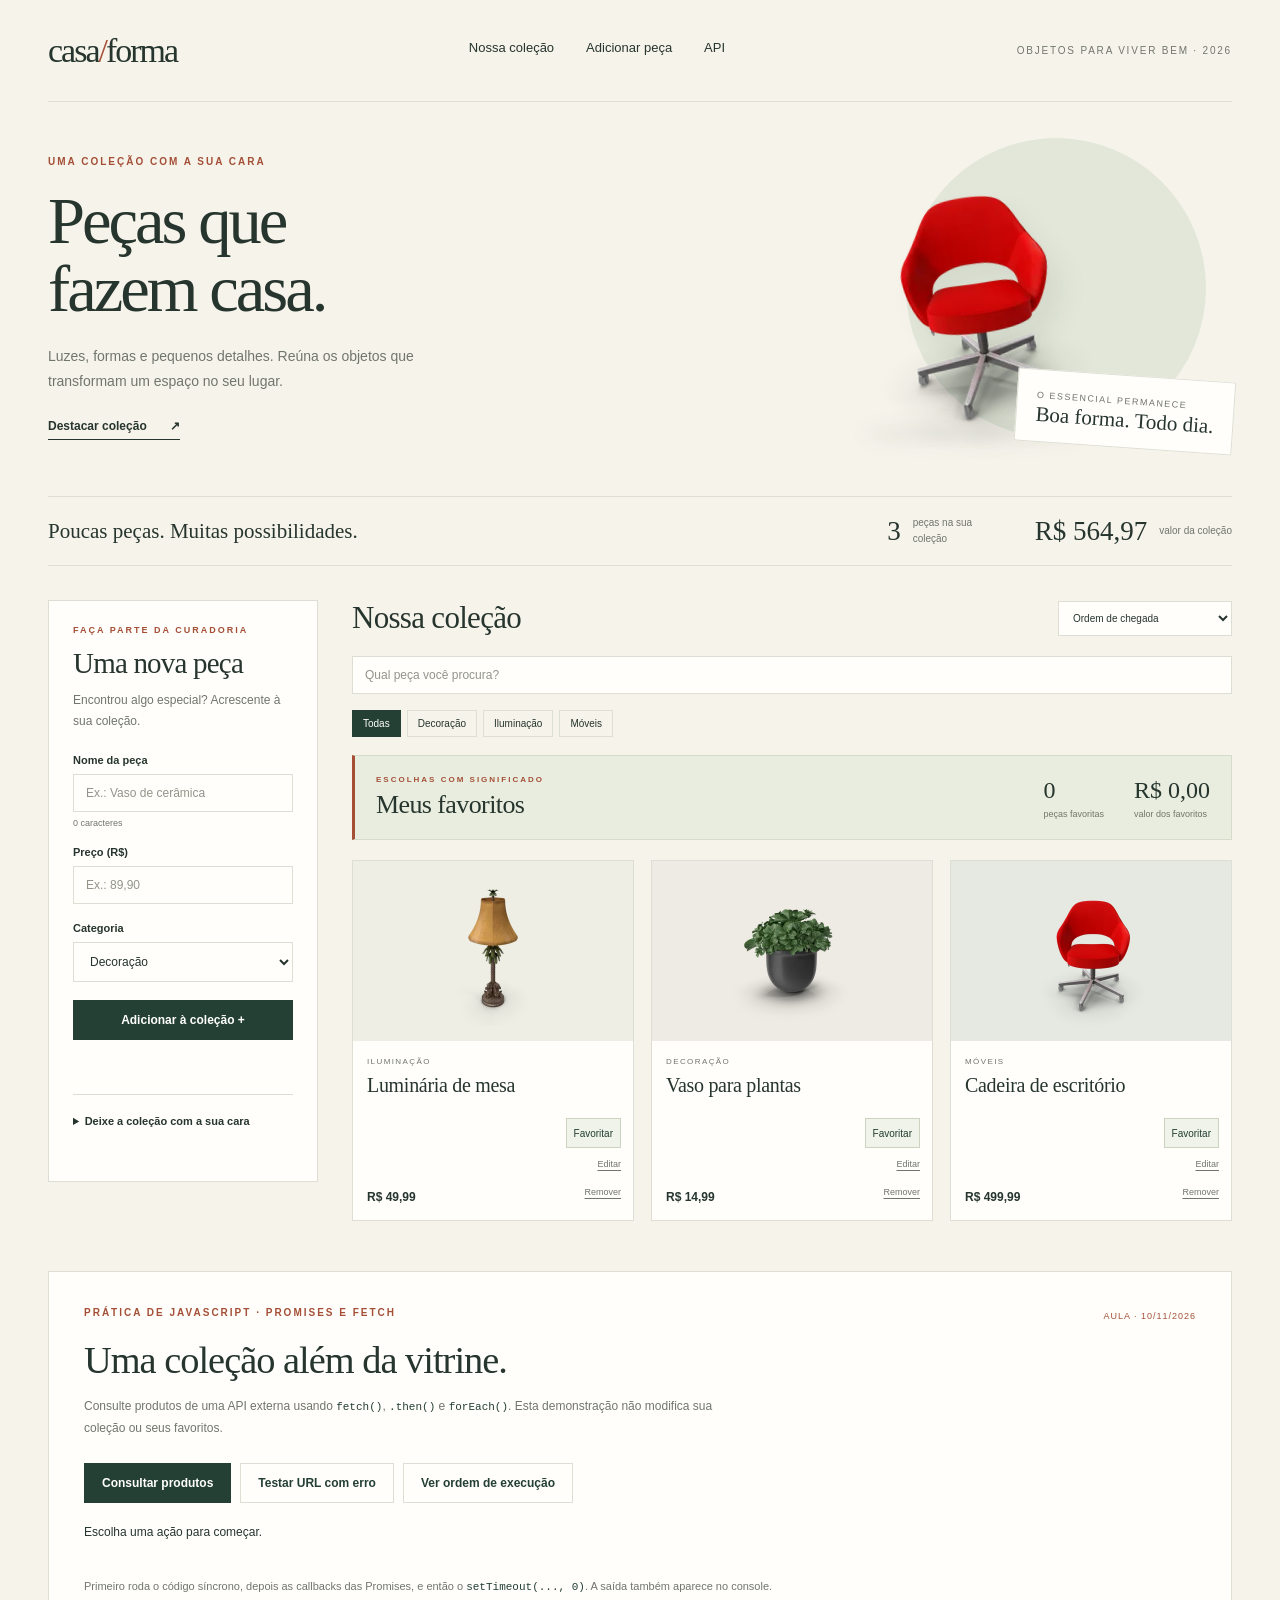
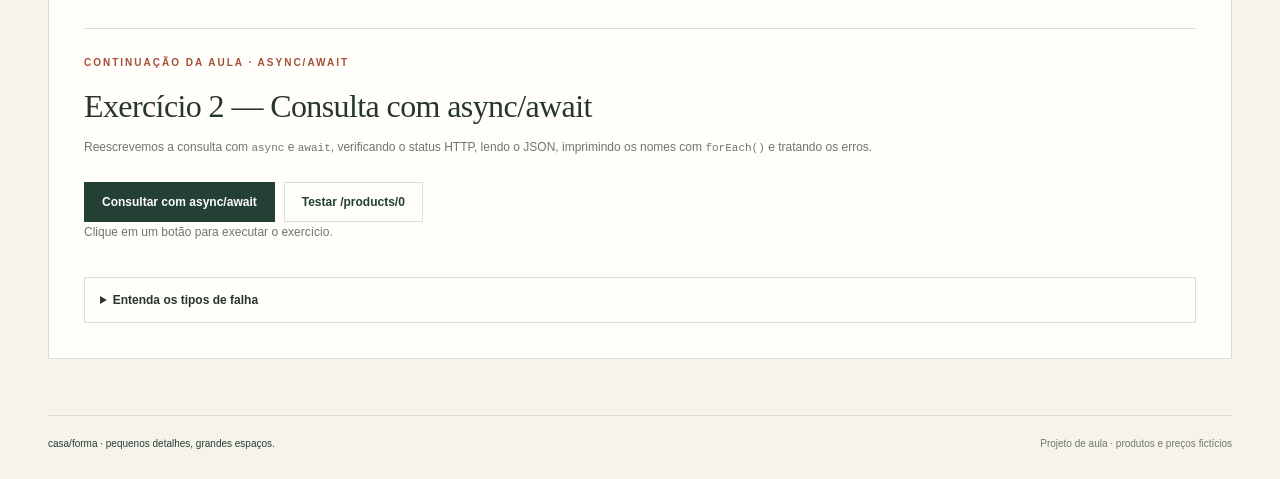
<file: index.html>
<!doctype html>
<html lang="pt-BR">
<head>
  <meta charset="UTF-8">
  <meta name="viewport" content="width=device-width, initial-scale=1">
  <meta http-equiv="refresh" content="0; url=./casa-forma-validacoes/projeto/">
  <title>Casa Forma — projeto atualizado</title>
  <link rel="canonical" href="./casa-forma-validacoes/projeto/">
</head>
<body>
  <p>Você será redirecionado para o projeto atualizado Casa Forma.</p>
  <p><a href="./casa-forma-validacoes/projeto/">Abrir Casa Forma</a></p>
</body>
</html>
</file>
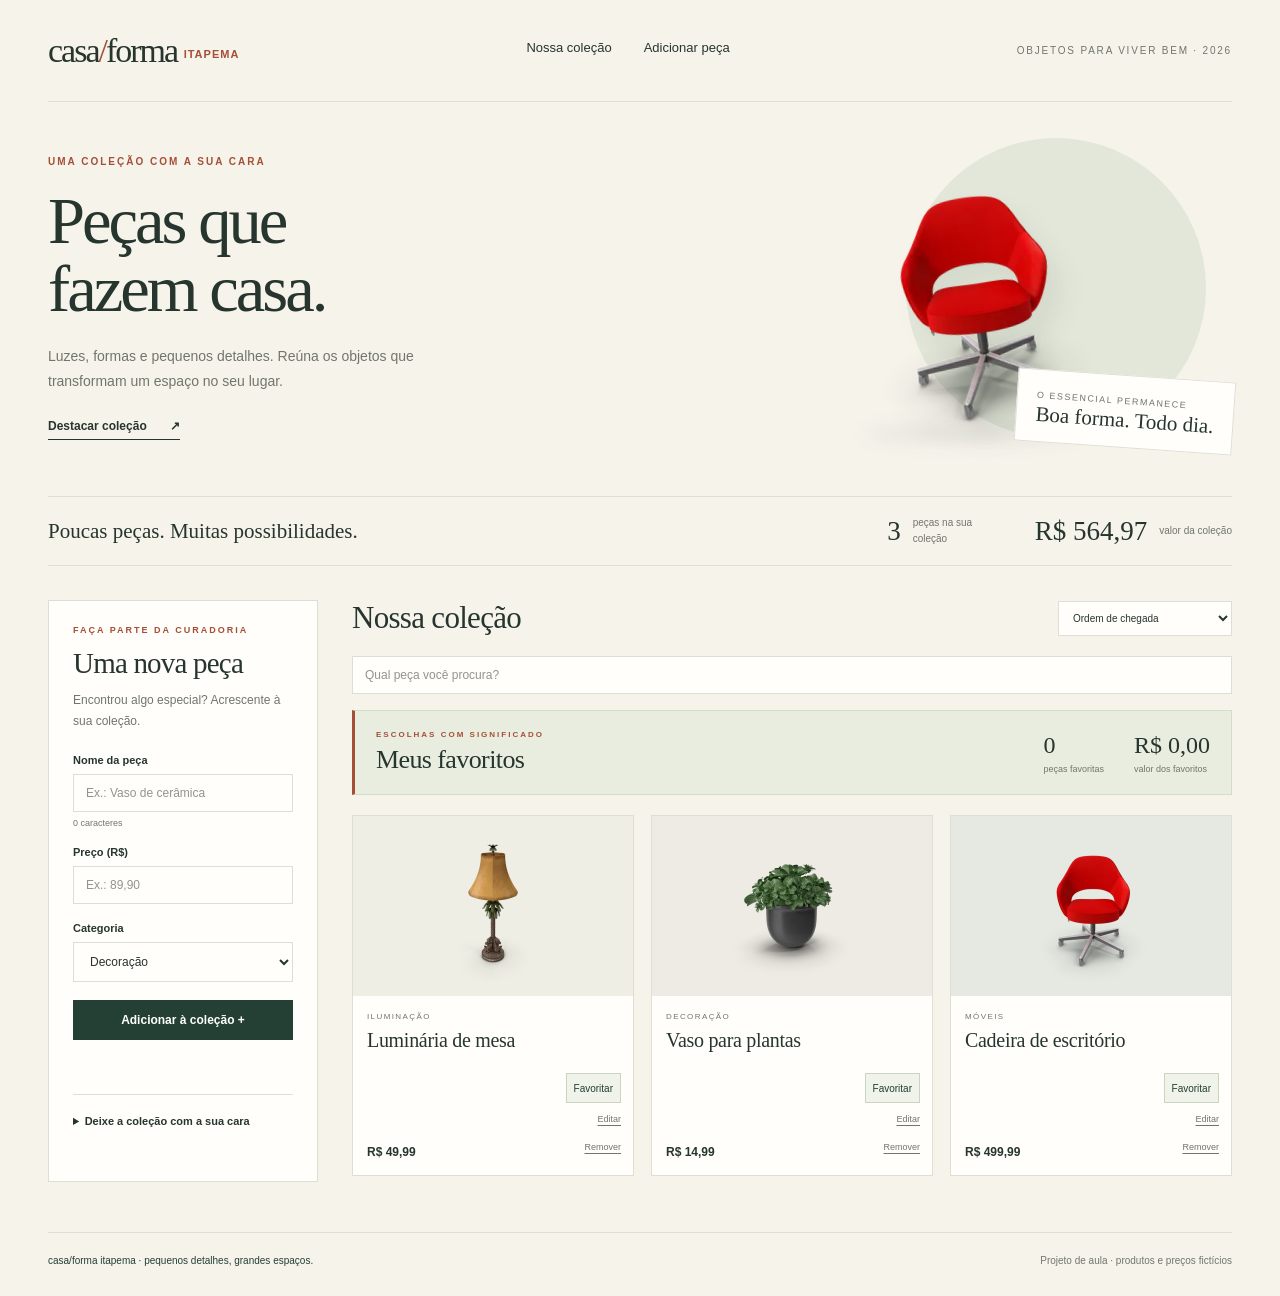
<file: casaformaitapema/index.html>
<!DOCTYPE html>
<html lang="pt-BR">
<head>
  <meta charset="UTF-8">
  <meta name="viewport" content="width=device-width, initial-scale=1">
  <meta name="description" content="Casa Forma Itapema — uma coleção de móveis, luzes e objetos para fazer casa.">
  <title>Casa Forma Itapema — nossa coleção</title>
  <link rel="icon" href="../casa-forma-validacoes/projeto/assets/marca.svg" type="image/svg+xml">
  <link rel="stylesheet" href="../casa-forma-validacoes/projeto/styles.css">
  <link rel="stylesheet" href="../casa-forma-validacoes/projeto/favoritos.css">
  <style>.marca .marca-local { font: 600 11px/1.2 "Avenir Next", "Trebuchet MS", sans-serif; letter-spacing: 1px; text-transform: uppercase; vertical-align: middle; white-space: nowrap; }</style>
  <script src="script.js?v=20261109-casaformaitapema" defer></script>
</head>
<body>
  <a class="pular" href="#colecao">Ir para a coleção</a>
  <div class="limite">
    <header class="cabecalho">
      <a class="marca" href="#inicio" aria-label="Casa Forma Itapema, início">casa<span>/</span>forma <span class="marca-local">Itapema</span></a>
      <nav class="navegacao" aria-label="Navegação principal">
        <a href="#colecao">Nossa coleção</a>
        <a href="#novo-produto">Adicionar peça</a>
      </nav>
      <span class="edicao">Objetos para viver bem · 2026</span>
    </header>

    <main id="inicio">
      <section class="hero" aria-labelledby="titulo">
        <div>
          <p class="sobretitulo">Uma coleção com a sua cara</p>
          <h1 id="titulo">Peças que<br>fazem casa.</h1>
          <p class="hero-descricao">Luzes, formas e pequenos detalhes. Reúna os objetos que transformam um espaço no seu lugar.</p>
          <button id="alternar-destaque" class="link-acao" type="button">Destacar coleção <span aria-hidden="true">↗</span></button>
        </div>
        <figure class="hero-objeto">
          <img src="../casa-forma-validacoes/projeto/assets/cadeira.webp" alt="Cadeira estofada com base de metal" width="330" height="300">
          <figcaption class="etiqueta"><small>O essencial permanece</small><strong>Boa forma. Todo dia.</strong></figcaption>
        </figure>
      </section>

      <section class="resumo" aria-label="Resumo da coleção">
        <p class="resumo-frase">Poucas peças. Muitas possibilidades.</p>
        <div class="resumo-numeros">
          <div class="numero"><strong id="quantidade">3</strong><small>peças na sua coleção</small></div>
          <div class="numero"><strong id="total">R$ 564,97</strong><small>valor da coleção</small></div>
        </div>
      </section>

      <div class="area-trabalho">
        <aside class="painel" id="novo-produto">
          <p class="sobretitulo">Faça parte da curadoria</p>
          <h2 id="titulo-formulario">Uma nova peça</h2>
          <p class="texto-apoio">Encontrou algo especial? Acrescente à sua coleção.</p>

          <form id="formulario" novalidate>
            <div class="campo">
              <label for="nome">Nome da peça</label>
              <input id="nome" name="nome" type="text" placeholder="Ex.: Vaso de cerâmica" required minlength="2"
                aria-describedby="contador-nome">
              <small id="contador-nome">0 caracteres</small>
            </div>
            <div class="campo">
              <label for="preco">Preço (R$)</label>
              <input id="preco" name="preco" type="number" min="0.01" step="any" placeholder="Ex.: 89,90" required>
            </div>
            <div class="campo">
              <label for="categoria">Categoria</label>
              <select id="categoria" name="categoria">
                <option value="Decoração">Decoração</option>
                <option value="Iluminação">Iluminação</option>
                <option value="Móveis">Móveis</option>
              </select>
            </div>
            <button id="salvar-produto" class="botao botao-largo" type="submit">Adicionar à coleção <span
                aria-hidden="true">+</span></button>
            <button id="cancelar-edicao" class="link-acao" type="button" hidden>Cancelar edição</button>
          </form>
          <p id="mensagem" class="mensagem" role="status"></p>

          <details class="personalizacao">
            <summary>Deixe a coleção com a sua cara</summary>
            <div class="campo">
              <label for="novo-titulo">Título da coleção</label>
              <input id="novo-titulo" type="text" placeholder="Ex.: Meu próximo cantinho">
            </div>
            <button id="alterar-titulo" class="botao botao-secundario botao-largo" type="button">Atualizar título</button>
            <p id="mensagem-titulo" class="mensagem" role="status"></p>
          </details>
          <p id="mensagem-armazenamento" class="mensagem" role="status" aria-live="polite"></p>
        </aside>

        <section class="colecao" id="colecao" aria-labelledby="titulo-colecao">
          <div class="colecao-cabecalho">
            <h2 id="titulo-colecao">Nossa coleção</h2>
            <label class="edicao" for="ordem" hidden>Ordenar</label>
            <select id="ordem" class="ordenacao" aria-label="Ordenar coleção">
              <option value="original">Ordem de chegada</option>
              <option value="crescente">Menor preço primeiro</option>
              <option value="decrescente">Maior preço primeiro</option>
              <option value="nome">Nome de A a Z</option>
            </select>
          </div>

          <div id="area-busca">
            <div class="busca"><input id="busca" type="search" aria-label="Buscar peça pelo nome"
                placeholder="Qual peça você procura?"></div>
            <div id="filtros-categoria" class="filtros" aria-label="Filtrar por categoria" hidden>
              <button class="filtro ativo" type="button" data-categoria="Todas" aria-pressed="true">Todas</button>
              <button class="filtro" type="button" data-categoria="Decoração" aria-pressed="false">Decoração</button>
              <button class="filtro" type="button" data-categoria="Iluminação" aria-pressed="false">Iluminação</button>
              <button class="filtro" type="button" data-categoria="Móveis" aria-pressed="false">Móveis</button>
            </div>
          </div>

          <section class="resumo-favoritos" aria-labelledby="titulo-favoritos">
            <div class="resumo-favoritos-titulo">
              <p class="sobretitulo">Escolhas com significado</p>
              <h3 id="titulo-favoritos">Meus favoritos</h3>
            </div>
            <div class="resumo-favoritos-numeros" aria-live="polite" aria-atomic="true">
              <div><strong id="quantidade-favoritos">0</strong><span>peças favoritas</span></div>
              <div id="resumo-valor-favoritos" hidden><strong id="total-favoritos">R$ 0,00</strong><span>valor dos favoritos</span></div>
            </div>
          </section>

          <ul id="lista-produtos" class="lista-produtos">
            <li class="produto" data-id="1">
              <img class="produto-imagem" src="../casa-forma-validacoes/projeto/assets/luminaria.webp" alt="Luminária de mesa" width="240" height="180">
              <p class="produto-categoria">Iluminação</p><h3 class="produto-nome">Luminária de mesa</h3>
              <p class="produto-preco">R$ 49,99</p><div class="produto-acoes"><button class="acao-produto" type="button" data-id="1">Remover</button></div>
            </li>
            <li class="produto" data-id="2">
              <img class="produto-imagem" src="../casa-forma-validacoes/projeto/assets/vaso.webp" alt="Vaso para plantas" width="240" height="180">
              <p class="produto-categoria">Decoração</p><h3 class="produto-nome">Vaso para plantas</h3>
              <p class="produto-preco">R$ 14,99</p><div class="produto-acoes"><button class="acao-produto" type="button" data-id="2">Remover</button></div>
            </li>
            <li class="produto" data-id="3">
              <img class="produto-imagem" src="../casa-forma-validacoes/projeto/assets/cadeira.webp" alt="Cadeira de escritório" width="240" height="180">
              <p class="produto-categoria">Móveis</p><h3 class="produto-nome">Cadeira de escritório</h3>
              <p class="produto-preco">R$ 499,99</p><div class="produto-acoes"><button class="acao-produto" type="button" data-id="3">Remover</button></div>
            </li>
          </ul>
          <p id="aviso-vazio" class="aviso-vazio" role="status" aria-live="polite" hidden>Sua próxima descoberta começa aqui.</p>

        </section>
      </div>
    </main>
    <footer class="rodape"><strong>casa/forma itapema · pequenos detalhes, grandes espaços.</strong><span>Projeto de aula · produtos e preços fictícios</span></footer>
  </div>
</body>
</html>
</file>
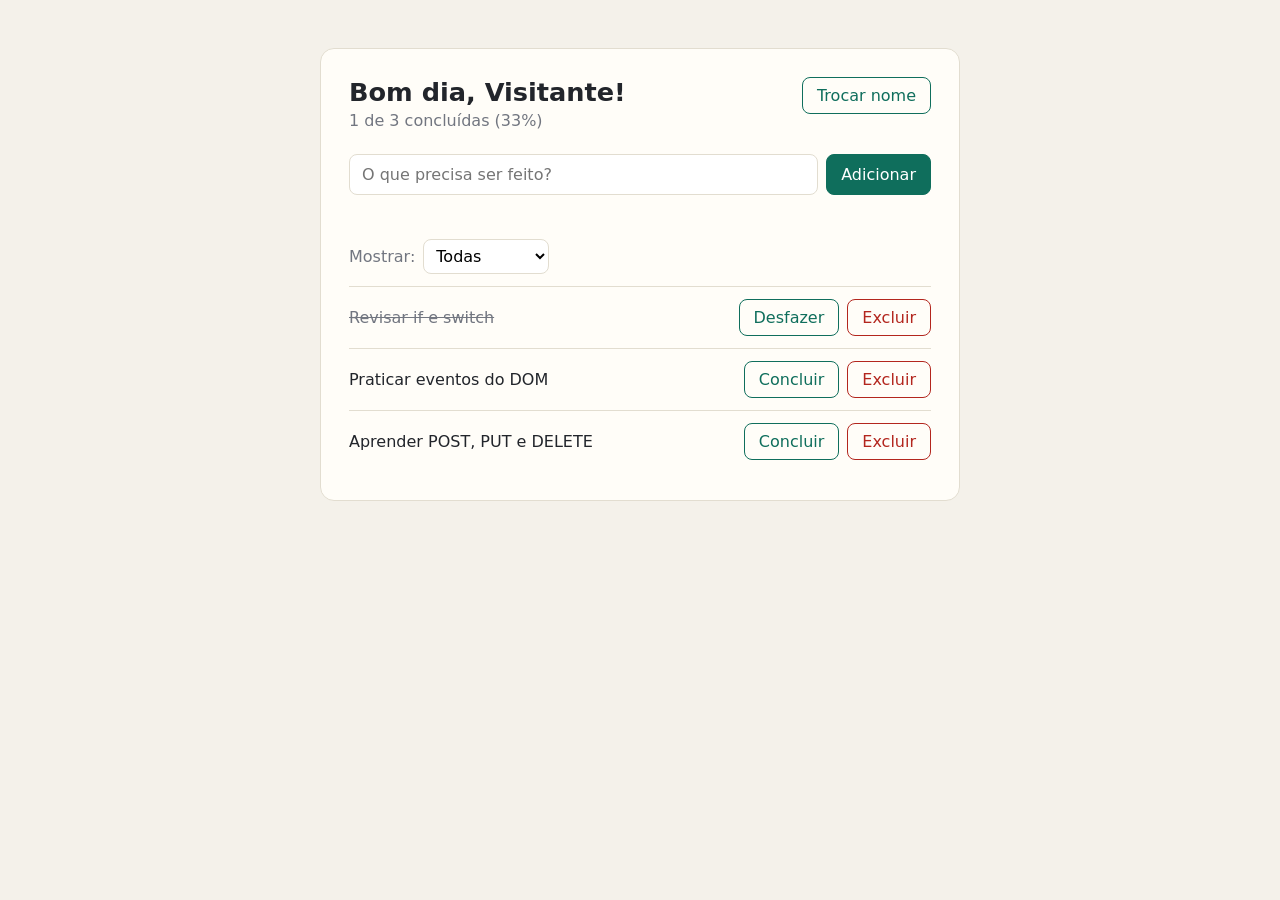
<file: javascript-16-11-26/index.html>
<!DOCTYPE html>
<html lang="pt-BR">
<head>
  <meta charset="UTF-8">
  <meta name="viewport" content="width=device-width, initial-scale=1.0">
  <title>Minhas Tarefas</title>
  <link rel="stylesheet" href="style.css">
</head>
<body>
  <main class="app">
    <header class="topo">
      <div>
        <h1 id="saudacao">Olá!</h1>
        <p id="contador">0 de 0 concluídas</p>
      </div>
      <button id="btn-nome" class="btn-secundario" type="button">Trocar nome</button>
    </header>

    <form id="form-tarefa" class="form-tarefa">
      <input id="input-tarefa" type="text" placeholder="O que precisa ser feito?" aria-label="Nova tarefa" autocomplete="off">
      <button type="submit">Adicionar</button>
    </form>
    <p id="mensagem" class="mensagem" role="status"></p>

    <div class="filtros">
      <label for="filtro">Mostrar:</label>
      <select id="filtro">
        <option value="todas">Todas</option>
        <option value="pendentes">Pendentes</option>
        <option value="concluidas">Concluídas</option>
      </select>
    </div>

    <!--
      O JavaScript vai colocar aqui dentro um <li> por tarefa, neste formato:

      <li class="tarefa concluida">
        <span class="texto">Texto da tarefa</span>
        <button class="btn-concluir" data-id="1">Desfazer</button>
        <button class="btn-excluir" data-id="1">Excluir</button>
      </li>
    -->
    <ul id="lista" class="lista"></ul>
  </main>

  <script src="script.js"></script>
</body>
</html>
</file>
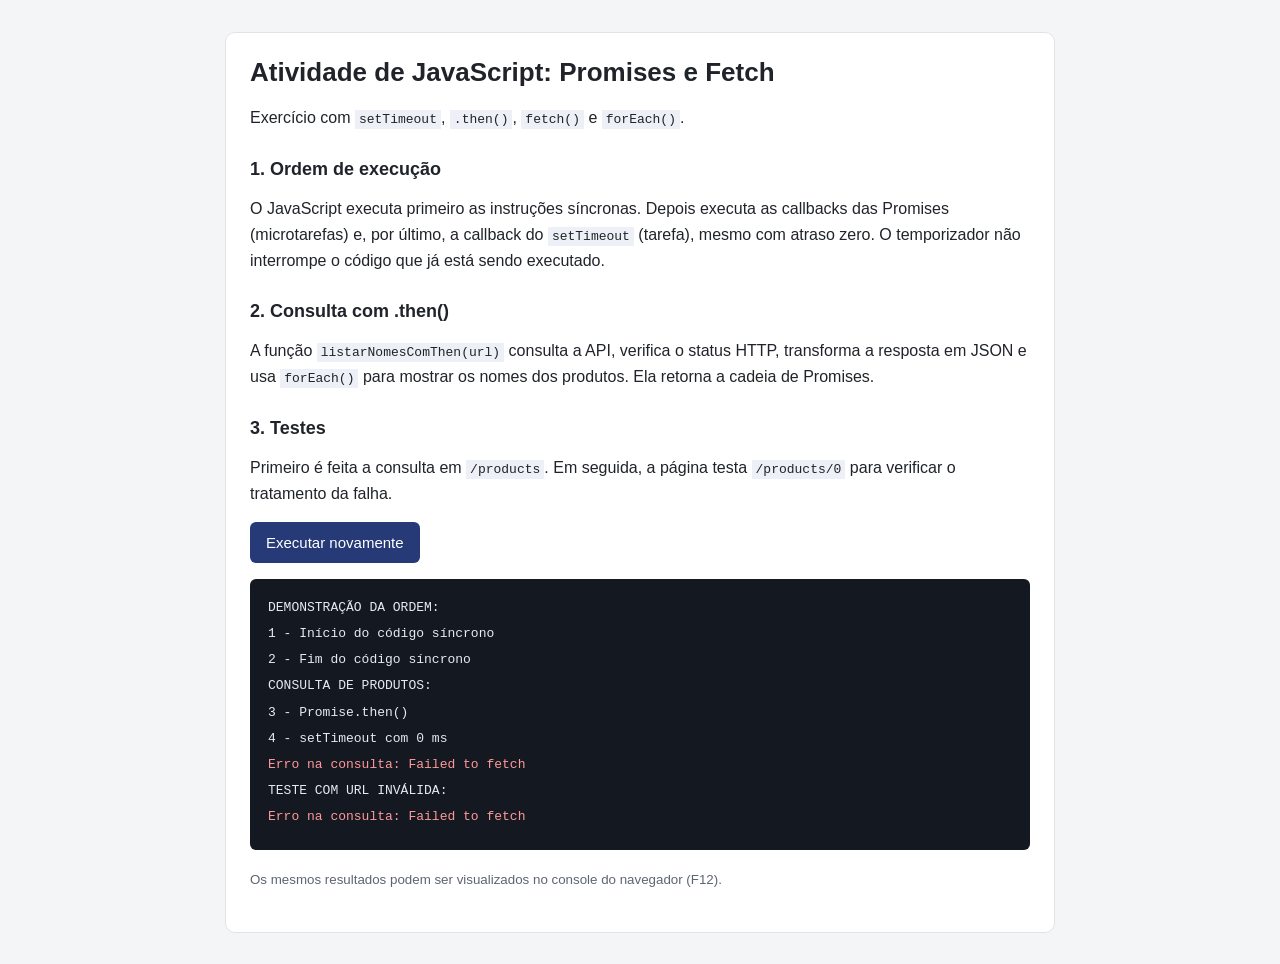
<file: promises-fetch/index.html>
<!DOCTYPE html>
<html lang="pt-BR">
<head>
    <meta charset="UTF-8">
    <meta name="viewport" content="width=device-width, initial-scale=1.0">
    <title>Exercício - Promises e Fetch</title>
    <style>
        body {
            font-family: Arial, sans-serif;
            margin: 0;
            background: #f4f5f7;
            color: #20242a;
        }
        main {
            max-width: 780px;
            margin: 32px auto;
            padding: 24px;
            background: #fff;
            border: 1px solid #e1e3e8;
            border-radius: 10px;
        }
        h1 { font-size: 26px; margin-top: 0; }
        h2 { font-size: 18px; margin-top: 28px; }
        p { line-height: 1.6; }
        button {
            border: 0;
            border-radius: 6px;
            padding: 12px 16px;
            background: #253a76;
            color: #fff;
            cursor: pointer;
            font-size: 15px;
        }
        #saida {
            background: #141821;
            color: #e7eaf2;
            padding: 18px;
            border-radius: 6px;
            margin-top: 16px;
            font-family: Consolas, monospace;
            font-size: 13px;
            line-height: 1.7;
            max-height: 440px;
            overflow-y: auto;
            overflow-wrap: anywhere;
        }
        #saida div { margin-bottom: 4px; }
        #saida .erro { color: #ff9999; }
        code { background: #edf0f7; padding: 2px 4px; }
        small { color: #5d6572; }
        @media (max-width: 600px) {
            main { margin: 12px; padding: 18px; }
            h1 { font-size: 22px; }
        }
    </style>
    <script src="exemplos-fetch.js" defer></script>
</head>
<body>
    <main>
        <h1>Atividade de JavaScript: Promises e Fetch</h1>
        <p>Exercício com <code>setTimeout</code>, <code>.then()</code>, <code>fetch()</code> e <code>forEach()</code>.</p>

        <h2>1. Ordem de execução</h2>
        <p>O JavaScript executa primeiro as instruções síncronas. Depois executa as callbacks das Promises (microtarefas) e, por último, a callback do <code>setTimeout</code> (tarefa), mesmo com atraso zero. O temporizador não interrompe o código que já está sendo executado.</p>

        <h2>2. Consulta com .then()</h2>
        <p>A função <code>listarNomesComThen(url)</code> consulta a API, verifica o status HTTP, transforma a resposta em JSON e usa <code>forEach()</code> para mostrar os nomes dos produtos. Ela retorna a cadeia de Promises.</p>

        <h2>3. Testes</h2>
        <p>Primeiro é feita a consulta em <code>/products</code>. Em seguida, a página testa <code>/products/0</code> para verificar o tratamento da falha.</p>

        <button id="executar" type="button">Executar novamente</button>
        <div id="saida" role="log" aria-live="polite"></div>
        <p><small>Os mesmos resultados podem ser visualizados no console do navegador (F12).</small></p>
    </main>
</body>
</html>
</file>
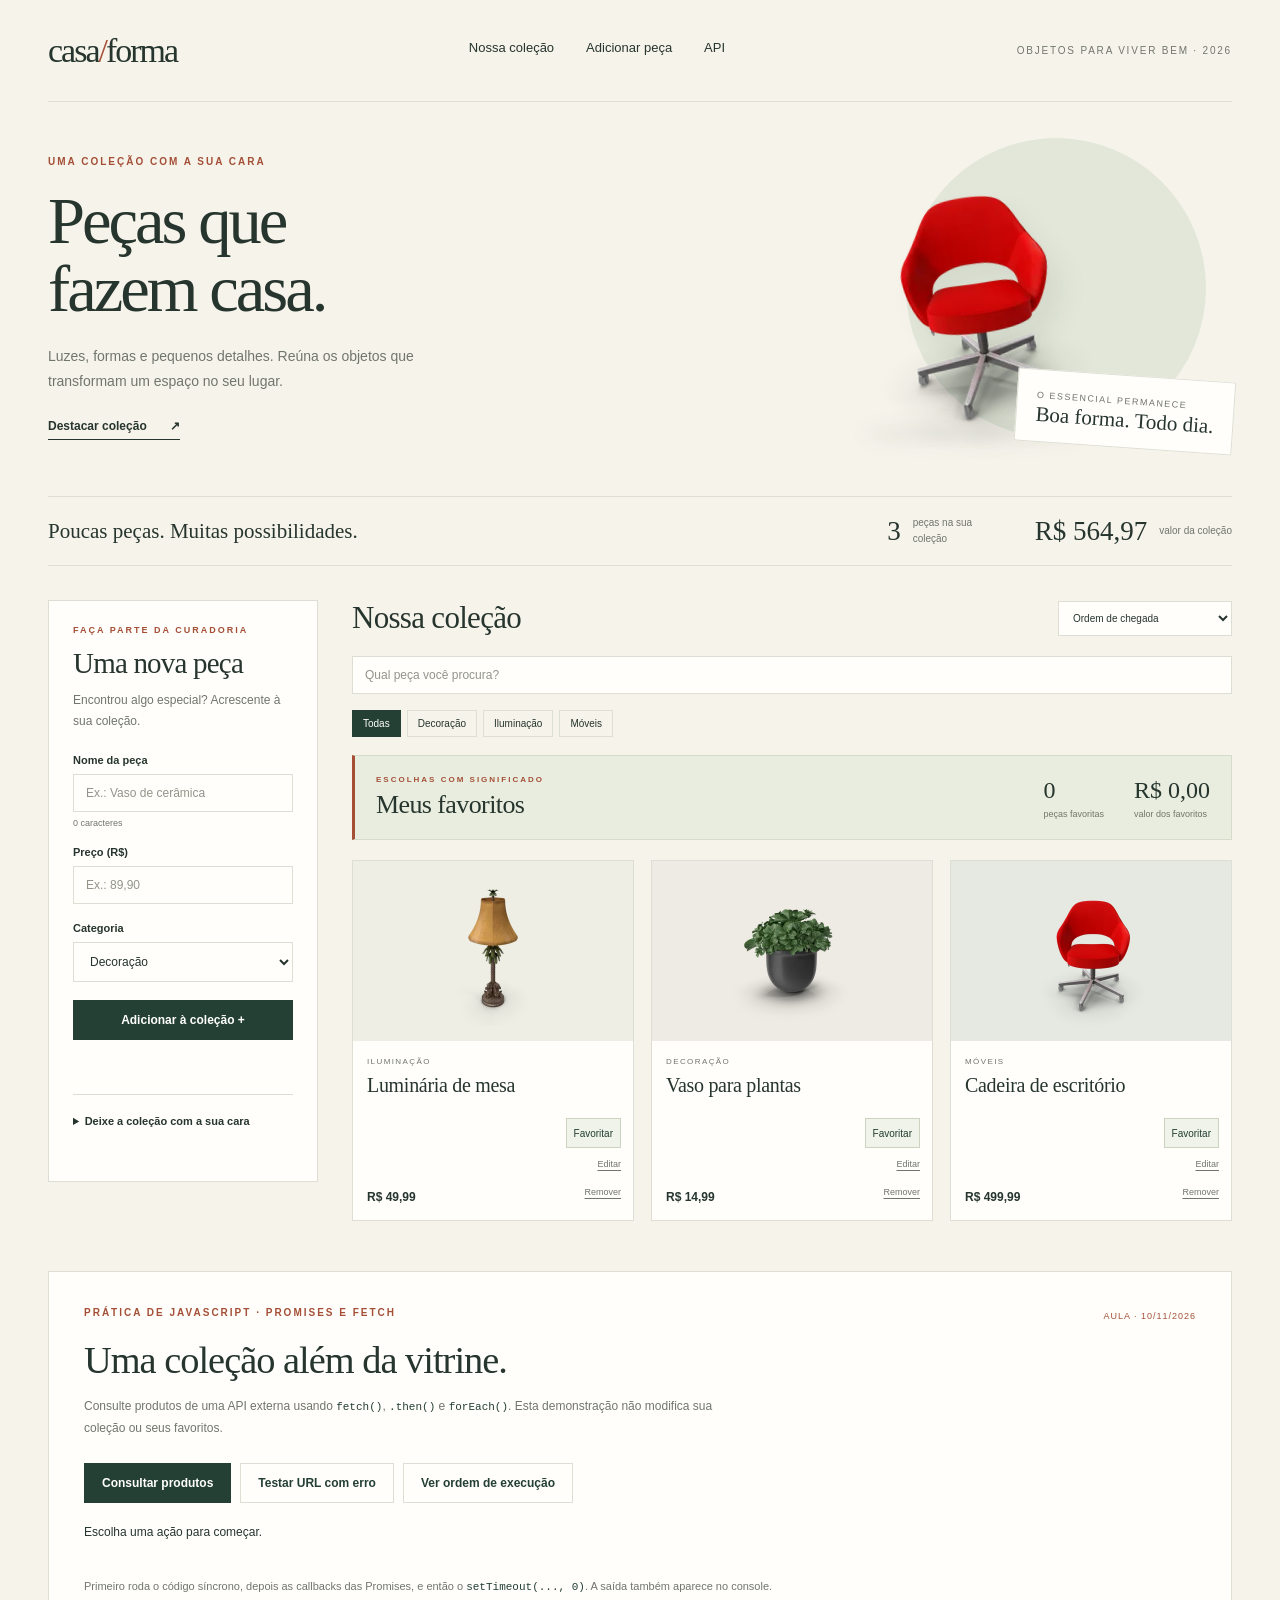
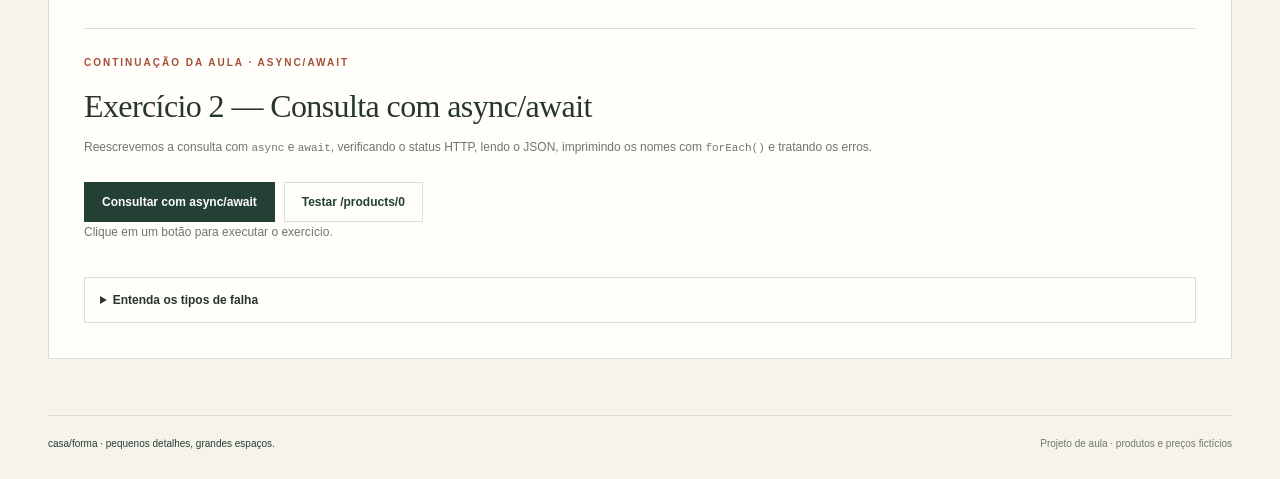
<file: casa-forma-validacoes/projeto/index.html>
<!DOCTYPE html>
<html lang="pt-BR">
<head>
  <meta charset="UTF-8">
  <meta name="viewport" content="width=device-width, initial-scale=1">
  <meta name="description" content="Casa Forma — uma coleção de móveis, luzes e objetos para fazer casa.">
  <title>Casa Forma — nossa coleção</title>
  <link rel="icon" href="assets/marca.svg" type="image/svg+xml">
  <link rel="stylesheet" href="styles.css?v=20261110-async-await">
  <link rel="stylesheet" href="favoritos.css">
  <script src="script.js?v=20261110-async-await" defer></script>
</head>
<body>
  <a class="pular" href="#colecao">Ir para a coleção</a>
  <div class="limite">
    <header class="cabecalho">
      <a class="marca" href="#inicio" aria-label="Casa Forma, início">casa<span>/</span>forma</a>
      <nav class="navegacao" aria-label="Navegação principal">
        <a href="#colecao">Nossa coleção</a>
        <a href="#novo-produto">Adicionar peça</a>
        <a href="#api-produtos">API</a>
      </nav>
      <span class="edicao">Objetos para viver bem · 2026</span>
    </header>

    <main id="inicio">
      <section class="hero" aria-labelledby="titulo">
        <div>
          <p class="sobretitulo">Uma coleção com a sua cara</p>
          <h1 id="titulo">Peças que<br>fazem casa.</h1>
          <p class="hero-descricao">Luzes, formas e pequenos detalhes. Reúna os objetos que transformam um espaço no seu lugar.</p>
          <button id="alternar-destaque" class="link-acao" type="button">Destacar coleção <span aria-hidden="true">↗</span></button>
        </div>
        <figure class="hero-objeto">
          <img src="assets/cadeira.webp" alt="Cadeira estofada com base de metal" width="330" height="300">
          <figcaption class="etiqueta"><small>O essencial permanece</small><strong>Boa forma. Todo dia.</strong></figcaption>
        </figure>
      </section>

      <section class="resumo" aria-label="Resumo da coleção">
        <p class="resumo-frase">Poucas peças. Muitas possibilidades.</p>
        <div class="resumo-numeros">
          <div class="numero"><strong id="quantidade">3</strong><small>peças na sua coleção</small></div>
          <div class="numero"><strong id="total">R$ 564,97</strong><small>valor da coleção</small></div>
        </div>
      </section>

      <div class="area-trabalho">
        <aside class="painel" id="novo-produto">
          <p class="sobretitulo">Faça parte da curadoria</p>
          <h2 id="titulo-formulario">Uma nova peça</h2>
          <p class="texto-apoio">Encontrou algo especial? Acrescente à sua coleção.</p>

          <form id="formulario" novalidate>
            <div class="campo">
              <label for="nome">Nome da peça</label>
              <input id="nome" name="nome" type="text" placeholder="Ex.: Vaso de cerâmica" required minlength="2"
                aria-describedby="contador-nome">
              <small id="contador-nome">0 caracteres</small>
            </div>
            <div class="campo">
              <label for="preco">Preço (R$)</label>
              <input id="preco" name="preco" type="number" min="0.01" step="any" placeholder="Ex.: 89,90" required>
            </div>
            <div class="campo">
              <label for="categoria">Categoria</label>
              <select id="categoria" name="categoria">
                <option value="Decoração">Decoração</option>
                <option value="Iluminação">Iluminação</option>
                <option value="Móveis">Móveis</option>
              </select>
            </div>
            <button id="salvar-produto" class="botao botao-largo" type="submit">Adicionar à coleção <span
                aria-hidden="true">+</span></button>
            <button id="cancelar-edicao" class="link-acao" type="button" hidden>Cancelar edição</button>
          </form>
          <p id="mensagem" class="mensagem" role="status"></p>

          <details class="personalizacao">
            <summary>Deixe a coleção com a sua cara</summary>
            <div class="campo">
              <label for="novo-titulo">Título da coleção</label>
              <input id="novo-titulo" type="text" placeholder="Ex.: Meu próximo cantinho">
            </div>
            <button id="alterar-titulo" class="botao botao-secundario botao-largo" type="button">Atualizar título</button>
            <p id="mensagem-titulo" class="mensagem" role="status"></p>
          </details>
          <p id="mensagem-armazenamento" class="mensagem" role="status" aria-live="polite"></p>
        </aside>

        <section class="colecao" id="colecao" aria-labelledby="titulo-colecao">
          <div class="colecao-cabecalho">
            <h2 id="titulo-colecao">Nossa coleção</h2>
            <label class="edicao" for="ordem" hidden>Ordenar</label>
            <select id="ordem" class="ordenacao" aria-label="Ordenar coleção">
              <option value="original">Ordem de chegada</option>
              <option value="crescente">Menor preço primeiro</option>
              <option value="decrescente">Maior preço primeiro</option>
              <option value="nome">Nome de A a Z</option>
            </select>
          </div>

          <div id="area-busca">
            <div class="busca"><input id="busca" type="search" aria-label="Buscar peça pelo nome"
                placeholder="Qual peça você procura?"></div>
            <div id="filtros-categoria" class="filtros" aria-label="Filtrar por categoria" hidden>
              <button class="filtro ativo" type="button" data-categoria="Todas" aria-pressed="true">Todas</button>
              <button class="filtro" type="button" data-categoria="Decoração" aria-pressed="false">Decoração</button>
              <button class="filtro" type="button" data-categoria="Iluminação" aria-pressed="false">Iluminação</button>
              <button class="filtro" type="button" data-categoria="Móveis" aria-pressed="false">Móveis</button>
            </div>
          </div>

          <section class="resumo-favoritos" aria-labelledby="titulo-favoritos">
            <div class="resumo-favoritos-titulo">
              <p class="sobretitulo">Escolhas com significado</p>
              <h3 id="titulo-favoritos">Meus favoritos</h3>
            </div>
            <div class="resumo-favoritos-numeros" aria-live="polite" aria-atomic="true">
              <div><strong id="quantidade-favoritos">0</strong><span>peças favoritas</span></div>
              <div id="resumo-valor-favoritos" hidden><strong id="total-favoritos">R$ 0,00</strong><span>valor dos favoritos</span></div>
            </div>
          </section>

          <ul id="lista-produtos" class="lista-produtos">
            <li class="produto" data-id="1">
              <img class="produto-imagem" src="assets/luminaria.webp" alt="Luminária de mesa" width="240" height="180">
              <p class="produto-categoria">Iluminação</p><h3 class="produto-nome">Luminária de mesa</h3>
              <p class="produto-preco">R$ 49,99</p><div class="produto-acoes"><button class="acao-produto" type="button" data-id="1">Remover</button></div>
            </li>
            <li class="produto" data-id="2">
              <img class="produto-imagem" src="assets/vaso.webp" alt="Vaso para plantas" width="240" height="180">
              <p class="produto-categoria">Decoração</p><h3 class="produto-nome">Vaso para plantas</h3>
              <p class="produto-preco">R$ 14,99</p><div class="produto-acoes"><button class="acao-produto" type="button" data-id="2">Remover</button></div>
            </li>
            <li class="produto" data-id="3">
              <img class="produto-imagem" src="assets/cadeira.webp" alt="Cadeira de escritório" width="240" height="180">
              <p class="produto-categoria">Móveis</p><h3 class="produto-nome">Cadeira de escritório</h3>
              <p class="produto-preco">R$ 499,99</p><div class="produto-acoes"><button class="acao-produto" type="button" data-id="3">Remover</button></div>
            </li>
          </ul>
          <p id="aviso-vazio" class="aviso-vazio" role="status" aria-live="polite" hidden>Sua próxima descoberta começa aqui.</p>

        </section>
      </div>

      <section class="laboratorio-api" id="api-produtos" aria-labelledby="titulo-api">
        <div class="laboratorio-topo">
          <div>
            <p class="sobretitulo">Prática de JavaScript · Promises e Fetch</p>
            <h2 id="titulo-api">Uma coleção além da vitrine.</h2>
            <p>Consulte produtos de uma API externa usando <code>fetch()</code>, <code>.then()</code> e <code>forEach()</code>. Esta demonstração não modifica sua coleção ou seus favoritos.</p>
          </div>
          <span class="laboratorio-etiqueta">AULA · 10/11/2026</span>
        </div>
        <div class="laboratorio-acoes">
          <button class="botao" id="buscar-produtos-api" type="button">Consultar produtos</button>
          <button class="botao botao-secundario" id="testar-erro-api" type="button">Testar URL com erro</button>
          <button class="botao botao-secundario" id="demonstrar-ordem-js" type="button">Ver ordem de execução</button>
        </div>
        <p class="laboratorio-status" id="status-api" role="status" aria-live="polite">Escolha uma ação para começar.</p>
        <ul class="laboratorio-lista" id="lista-produtos-api" aria-label="Nomes dos produtos consultados"></ul>
        <ol class="laboratorio-ordem" id="ordem-execucao-js" aria-label="Ordem da execução do JavaScript" hidden></ol>
        <p class="laboratorio-dica">Primeiro roda o código síncrono, depois as callbacks das Promises, e então o <code>setTimeout(..., 0)</code>. A saída também aparece no console.</p>

        <div class="atividade-async" id="async-exercicio">
          <p class="sobretitulo">Continuação da aula · Async/Await</p>
          <h3>Exercício 2 — Consulta com async/await</h3>
          <p>Reescrevemos a consulta com <code>async</code> e <code>await</code>, verificando o status HTTP, lendo o JSON, imprimindo os nomes com <code>forEach()</code> e tratando os erros.</p>
          <div class="laboratorio-acoes">
            <button class="botao" id="buscar-produtos-async" type="button">Consultar com async/await</button>
            <button class="botao botao-secundario" id="testar-erro-async" type="button">Testar /products/0</button>
          </div>
          <p class="laboratorio-status" id="status-async" role="status" aria-live="polite">Clique em um botão para executar o exercício.</p>
          <ul class="laboratorio-lista" id="lista-produtos-async" aria-label="Produtos retornados pela consulta assíncrona"></ul>
          <details class="atividade-async-detalhes">
            <summary>Entenda os tipos de falha</summary>
            <ul>
              <li><strong>HTTP 404 ou 500:</strong> a resposta chegou, mas indica erro.</li>
              <li><strong>Rede indisponível ou bloqueada:</strong> a requisição pode falhar antes de receber um status HTTP.</li>
              <li><strong>JSON inválido:</strong> a conversão com <code>resposta.json()</code> falha.</li>
              <li><strong>JSON sem products:</strong> conferimos se <code>dados.products</code> é um array.</li>
              <li><strong>HTTP 204:</strong> resposta bem-sucedida, porém sem corpo; não tentamos converter para JSON.</li>
            </ul>
          </details>
        </div>
      </section>
    </main>
    <footer class="rodape"><strong>casa/forma · pequenos detalhes, grandes espaços.</strong><span>Projeto de aula · produtos e preços fictícios</span></footer>
  </div>
</body>
</html>
</file>
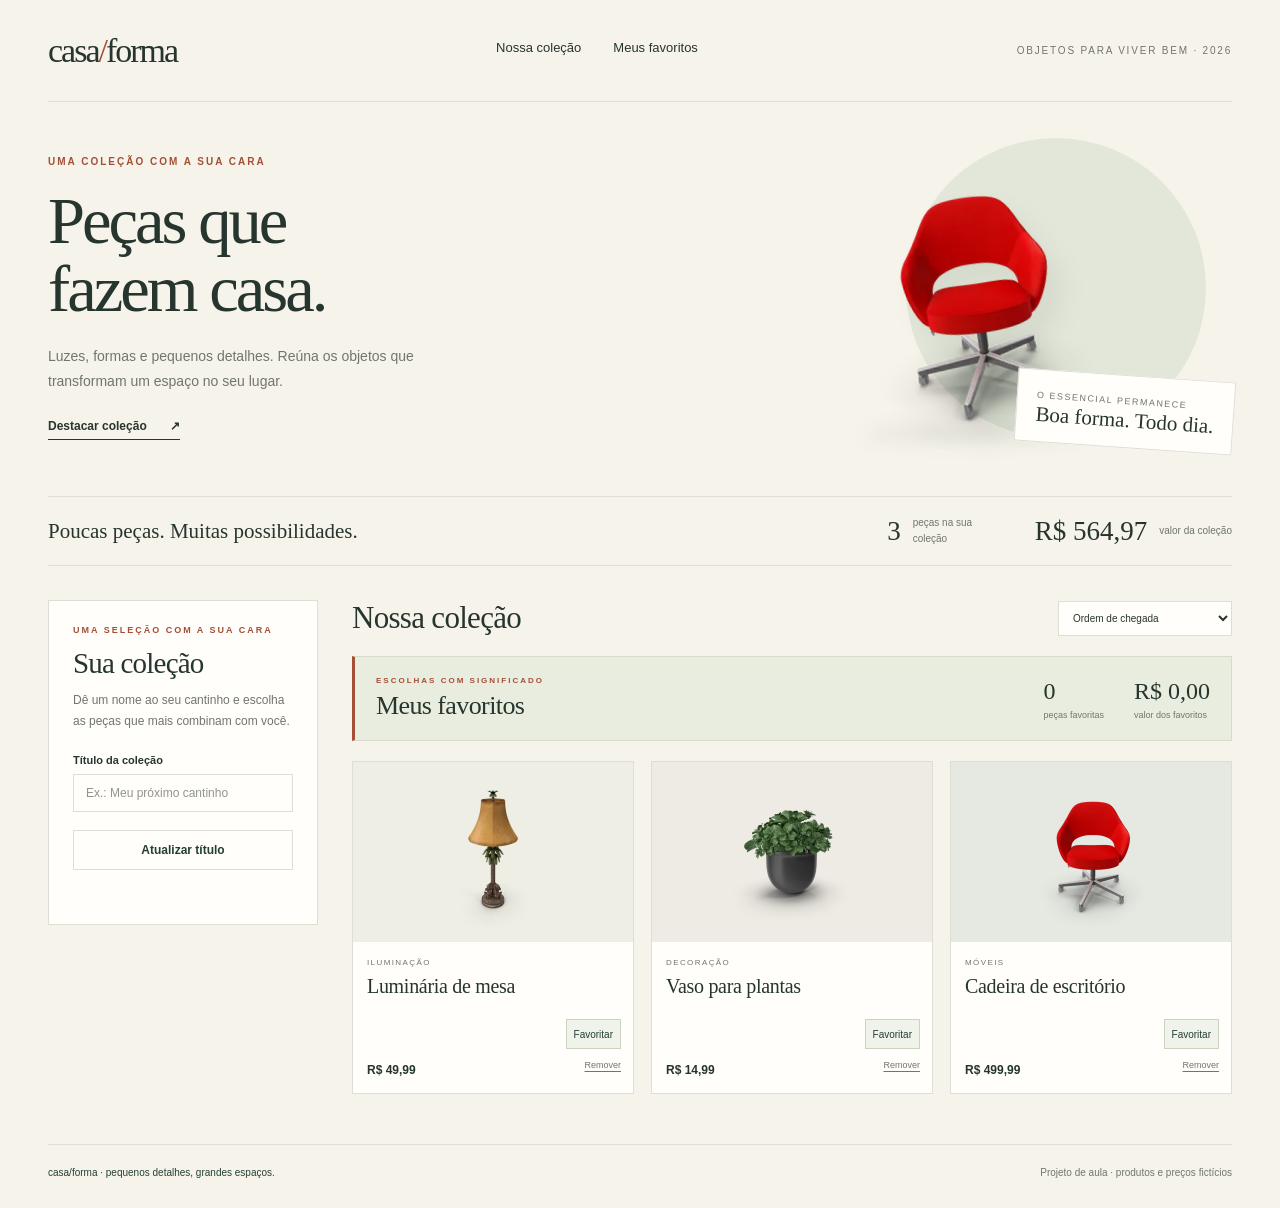
<file: trabalho-para-casa/projeto/index.html>
<!DOCTYPE html>
<html lang="pt-BR">
<head>
  <meta charset="UTF-8">
  <meta name="viewport" content="width=device-width, initial-scale=1">
  <meta name="description" content="Casa Forma — uma coleção de móveis, luzes e objetos para fazer casa.">
  <title>Casa Forma — nossa coleção</title>
  <link rel="icon" href="assets/marca.svg" type="image/svg+xml">
  <link rel="stylesheet" href="styles.css">
  <link rel="stylesheet" href="favoritos.css">
  <script src="script.js" defer></script>
</head>
<body>
  <a class="pular" href="#colecao">Ir para a coleção</a>
  <div class="limite">
    <header class="cabecalho">
      <a class="marca" href="#inicio" aria-label="Casa Forma, início">casa<span>/</span>forma</a>
      <nav class="navegacao" aria-label="Navegação principal">
        <a href="#colecao">Nossa coleção</a>
        <a href="#titulo-favoritos">Meus favoritos</a>
      </nav>
      <span class="edicao">Objetos para viver bem · 2026</span>
    </header>

    <main id="inicio">
      <section class="hero" aria-labelledby="titulo">
        <div>
          <p class="sobretitulo">Uma coleção com a sua cara</p>
          <h1 id="titulo">Peças que<br>fazem casa.</h1>
          <p class="hero-descricao">Luzes, formas e pequenos detalhes. Reúna os objetos que transformam um espaço no seu lugar.</p>
          <button id="alternar-destaque" class="link-acao" type="button">Destacar coleção <span aria-hidden="true">↗</span></button>
        </div>
        <figure class="hero-objeto">
          <img src="assets/cadeira.webp" alt="Cadeira estofada com base de metal" width="330" height="300">
          <figcaption class="etiqueta"><small>O essencial permanece</small><strong>Boa forma. Todo dia.</strong></figcaption>
        </figure>
      </section>

      <section class="resumo" aria-label="Resumo da coleção">
        <p class="resumo-frase">Poucas peças. Muitas possibilidades.</p>
        <div class="resumo-numeros">
          <div class="numero"><strong id="quantidade">3</strong><small>peças na sua coleção</small></div>
          <div class="numero"><strong id="total">R$ 564,97</strong><small>valor da coleção</small></div>
        </div>
      </section>

      <div class="area-trabalho">
        <aside class="painel" aria-labelledby="titulo-personalizacao">
          <p class="sobretitulo">Uma seleção com a sua cara</p>
          <h2 id="titulo-personalizacao">Sua coleção</h2>
          <p class="texto-apoio">Dê um nome ao seu cantinho e escolha as peças que mais combinam com você.</p>
          <div class="campo">
            <label for="novo-titulo">Título da coleção</label>
            <input id="novo-titulo" type="text" placeholder="Ex.: Meu próximo cantinho">
          </div>
          <button id="alterar-titulo" class="botao botao-secundario botao-largo" type="button">Atualizar título</button>
          <p id="mensagem-titulo" class="mensagem" role="status"></p>
        </aside>

        <section class="colecao" id="colecao" aria-labelledby="titulo-colecao">
          <div class="colecao-cabecalho">
            <h2 id="titulo-colecao">Nossa coleção</h2>
            <label class="edicao" for="ordem" hidden>Ordenar</label>
            <select id="ordem" class="ordenacao" aria-label="Ordenar coleção">
              <option value="original">Ordem de chegada</option>
              <option value="crescente">Menor preço primeiro</option>
              <option value="decrescente">Maior preço primeiro</option>
              <option value="nome">Nome de A a Z</option>
            </select>
          </div>

          <section class="resumo-favoritos" aria-labelledby="titulo-favoritos">
            <div class="resumo-favoritos-titulo">
              <p class="sobretitulo">Escolhas com significado</p>
              <h3 id="titulo-favoritos">Meus favoritos</h3>
            </div>
            <div class="resumo-favoritos-numeros" aria-live="polite" aria-atomic="true">
              <div><strong id="quantidade-favoritos">0</strong><span>peças favoritas</span></div>
              <div id="resumo-valor-favoritos" hidden><strong id="total-favoritos">R$ 0,00</strong><span>valor dos favoritos</span></div>
            </div>
          </section>

          <ul id="lista-produtos" class="lista-produtos">
            <li class="produto" data-id="1">
              <img class="produto-imagem" src="assets/luminaria.webp" alt="Luminária de mesa" width="240" height="180">
              <p class="produto-categoria">Iluminação</p><h3 class="produto-nome">Luminária de mesa</h3>
              <p class="produto-preco">R$ 49,99</p><div class="produto-acoes"><button class="acao-produto" type="button" data-id="1">Remover</button></div>
            </li>
            <li class="produto" data-id="2">
              <img class="produto-imagem" src="assets/vaso.webp" alt="Vaso para plantas" width="240" height="180">
              <p class="produto-categoria">Decoração</p><h3 class="produto-nome">Vaso para plantas</h3>
              <p class="produto-preco">R$ 14,99</p><div class="produto-acoes"><button class="acao-produto" type="button" data-id="2">Remover</button></div>
            </li>
            <li class="produto" data-id="3">
              <img class="produto-imagem" src="assets/cadeira.webp" alt="Cadeira de escritório" width="240" height="180">
              <p class="produto-categoria">Móveis</p><h3 class="produto-nome">Cadeira de escritório</h3>
              <p class="produto-preco">R$ 499,99</p><div class="produto-acoes"><button class="acao-produto" type="button" data-id="3">Remover</button></div>
            </li>
          </ul>
          <p id="aviso-vazio" class="aviso-vazio" hidden>Sua próxima descoberta começa aqui.</p>

        </section>
      </div>
    </main>
    <footer class="rodape"><strong>casa/forma · pequenos detalhes, grandes espaços.</strong><span>Projeto de aula · produtos e preços fictícios</span></footer>
  </div>
</body>
</html>
</file>
<file: casa-forma-validacoes/projeto/styles.css>
:root {
  --papel: #f6f3eb;
  --branco: #fffefb;
  --verde: #243f34;
  --verde-claro: #e7ecdf;
  --terracota: #a44f36;
  --texto: #26352d;
  --suave: #71766c;
  --linha: #dedfd4;
  --serifa: Georgia, "Times New Roman", serif;
  --corpo: "Avenir Next", "Trebuchet MS", sans-serif;
}

* { box-sizing: border-box; }
html { scroll-behavior: smooth; }
body { margin: 0; background: var(--papel); color: var(--texto); font-family: var(--corpo); }
button, input, select { font: inherit; }
button, a, input, select, summary { -webkit-tap-highlight-color: transparent; }
button, summary { cursor: pointer; }
button { color: inherit; }
a { color: inherit; text-decoration: none; }
button:focus-visible, a:focus-visible, input:focus-visible, select:focus-visible, summary:focus-visible { outline: 3px solid #a56c2e; outline-offset: 4px; }
button:disabled { opacity: .55; cursor: wait; }
[hidden] { display: none !important; }
.limite { max-width: 1320px; margin: 0 auto; padding: 0 48px; }
.pular { position: absolute; top: -80px; left: 20px; background: var(--verde); color: white; padding: 12px; z-index: 10; }
.pular:focus { top: 10px; }
.cabecalho { height: 102px; display: flex; align-items: center; justify-content: space-between; border-bottom: 1px solid var(--linha); }
.marca { font-family: var(--serifa); font-size: 34px; letter-spacing: -2px; }
.marca span { color: var(--terracota); }
.navegacao { display: flex; align-items: center; gap: 32px; font-size: 13px; }
.navegacao a { padding-bottom: 5px; border-bottom: 1px solid transparent; }
.navegacao a:hover { border-color: currentColor; }
.edicao { color: var(--suave); font-size: 10px; letter-spacing: 1.8px; text-transform: uppercase; }
.hero { display: grid; grid-template-columns: 1.15fr 1fr; align-items: center; min-height: 385px; padding: 36px 0 38px; gap: 70px; }
.sobretitulo { font-size: 10px; font-weight: 700; letter-spacing: 2px; text-transform: uppercase; color: var(--terracota); margin: 0 0 20px; }
h1 { font-family: var(--serifa); font-size: clamp(44px, 5.2vw, 72px); font-weight: 400; letter-spacing: -3px; line-height: 1.03; max-width: 570px; margin: 0 0 20px; }
.hero-descricao { font-size: 14px; line-height: 1.8; max-width: 395px; color: var(--suave); margin: 0 0 22px; }
.link-acao { background: transparent; border: 0; border-bottom: 1px solid currentColor; padding: 0 0 6px; font-size: 12px; font-weight: 600; }
.link-acao span { margin-left: 20px; }
.hero-objeto { margin: 0; position: relative; height: 320px; display: grid; place-items: center; }
.hero-objeto::before { content: ""; width: 300px; height: 300px; border-radius: 50%; background: #e2e7d9; position: absolute; right: 5%; top: 0; }
.hero-objeto::after { content: ""; width: 220px; height: 18px; background: #26352d13; filter: blur(9px); border-radius: 50%; position: absolute; bottom: 15px; }
.hero-objeto img { position: relative; z-index: 1; width: 330px; height: 300px; object-fit: contain; transform: rotate(-8deg); filter: drop-shadow(12px 20px 12px #26352d13); }
.etiqueta { position: absolute; bottom: 10px; right: -2px; background: var(--branco); border: 1px solid var(--linha); padding: 14px 19px; z-index: 2; transform: rotate(4deg); }
.etiqueta strong { display: block; font-family: var(--serifa); font-size: 21px; font-weight: 400; }
.etiqueta small { font-size: 9px; color: var(--suave); text-transform: uppercase; letter-spacing: 1.5px; }
.resumo { display: flex; justify-content: space-between; align-items: center; padding: 18px 0; border-top: 1px solid var(--linha); border-bottom: 1px solid var(--linha); margin-bottom: 34px; }
.resumo-frase { font-family: var(--serifa); font-size: 21px; margin: 0; }
.resumo-numeros { display: flex; gap: 42px; }
.numero { display: flex; gap: 12px; align-items: center; }
.numero strong { font-family: var(--serifa); font-size: 27px; font-weight: 400; }
.numero small { color: var(--suave); font-size: 10px; line-height: 1.6; max-width: 80px; }
.area-trabalho { display: grid; grid-template-columns: 270px minmax(0, 1fr); gap: 34px; align-items: start; padding-bottom: 50px; }
.painel { border: 1px solid var(--linha); background: var(--branco); padding: 24px; }
.painel h2 { font-family: var(--serifa); font-size: 29px; font-weight: 400; letter-spacing: -.8px; margin: 0 0 10px; }
.painel .sobretitulo { margin-bottom: 12px; font-size: 9px; }
.texto-apoio { font-size: 12px; line-height: 1.75; color: var(--suave); margin: 0 0 22px; }
.campo { margin-bottom: 18px; }
label { display: block; font-size: 11px; font-weight: 600; margin-bottom: 8px; }
input, select { min-width: 0; width: 100%; padding: 11px 12px; background: var(--branco); border: 1px solid var(--linha); border-radius: 0; color: var(--texto); font-size: 12px; }
input::placeholder { color: #92958a; }
.campo small { display: block; margin-top: 6px; color: var(--suave); font-size: 9px; }
.botao { background: var(--verde); color: white; border: 1px solid var(--verde); padding: 12px 17px; font-size: 12px; font-weight: 600; transition: background .18s, transform .18s; }
.botao:hover { background: #365746; }
.botao:active { transform: translateY(1px); }
.botao-largo { width: 100%; }
.botao-secundario { background: transparent; color: var(--verde); border: 1px solid var(--linha); }
.botao-secundario:hover { background: var(--verde-claro); }
.personalizacao { border-top: 1px solid var(--linha); margin-top: 24px; padding-top: 20px; }
.cadastro-produto { border-top: 1px solid var(--linha); margin-top: 28px; padding-top: 22px; }
.cadastro-produto h3 { font-family: var(--serifa); font-weight: 400; font-size: 25px; margin: 0 0 9px; }
.cadastro-produto .texto-apoio { margin-bottom: 18px; }
.personalizacao summary { font-size: 11px; font-weight: 600; }
.personalizacao .campo { margin-top: 16px; }
.mensagem { font-size: 11px; line-height: 1.6; margin: 12px 0 0; min-height: 18px; }
.erro { color: #a23927; }
.sucesso { color: #2b6243; }
.invalido { border-color: #a23927; box-shadow: 0 0 0 1px #a23927; }
.colecao { scroll-margin-top: 20px; }
.colecao-cabecalho { display: flex; justify-content: space-between; align-items: center; gap: 16px; margin-bottom: 20px; }
.colecao-cabecalho h2 { font-family: var(--serifa); font-size: 31px; letter-spacing: -.7px; font-weight: 400; margin: 0; }
.ordenacao { width: 174px; font-size: 10px; padding: 10px; }
.busca { display: flex; gap: 10px; margin-bottom: 16px; }
.busca input { flex: 1; }
.filtros { display: flex; flex-wrap: wrap; gap: 6px; margin-bottom: 18px; }
.filtro { background: transparent; border: 1px solid var(--linha); padding: 7px 10px; font-size: 10px; }
.filtro.ativo { background: var(--verde); color: white; border-color: var(--verde); }
.lista-produtos { list-style: none; margin: 0; padding: 0; display: grid; grid-template-columns: repeat(3, minmax(0, 1fr)); gap: 17px; }
.produto { display: grid; grid-template-columns: 1fr auto; grid-template-rows: 180px auto 1fr auto; background: var(--branco); border: 1px solid var(--linha); overflow: hidden; transition: border-color .2s, box-shadow .2s; }
.produto:hover { border-color: #b9c3af; box-shadow: 0 8px 20px #26352d08; }
.produto-imagem { grid-column: 1 / -1; width: 100%; height: 180px; object-fit: contain; background: #eeeee5; padding: 15px; }
.produto:nth-child(3n + 2) .produto-imagem { background: #eeebe4; }
.produto:nth-child(3n + 3) .produto-imagem { background: #e6e9e2; }
.produto-categoria { grid-column: 1 / -1; font-size: 8px; letter-spacing: 1.4px; text-transform: uppercase; color: var(--suave); margin: 16px 14px 7px; }
.produto-nome { grid-column: 1 / -1; font-family: var(--serifa); font-weight: 400; font-size: 20px; letter-spacing: -.3px; line-height: 1.25; margin: 0 14px 20px; overflow-wrap: anywhere; }
.produto-preco { margin: 0 0 16px 14px; align-self: end; font-size: 12px; font-weight: 600; white-space: nowrap; }
.produto-acoes { display: flex; flex-wrap: wrap; justify-content: end; gap: 8px; align-self: end; margin: 0 12px 16px 5px; }
.acao-produto { background: transparent; border: 0; padding: 2px 0; min-height: 24px; font-size: 9px; color: var(--suave); text-decoration: underline; text-underline-offset: 3px; }
.acao-produto:hover { color: var(--terracota); }
.destaque .produto { border-color: var(--verde); box-shadow: 0 0 0 1px var(--verde); }
.aviso-vazio { text-align: center; padding: 60px 20px; border: 1px dashed #b8c1b0; color: var(--suave); font-family: var(--serifa); font-size: 24px; margin: 0; }
.importacao { margin-top: 22px; padding: 20px; background: var(--verde-claro); display: flex; justify-content: space-between; gap: 20px; align-items: center; }
.importacao h3 { font-family: var(--serifa); font-size: 23px; font-weight: 400; margin: 0 0 5px; }
.importacao p { font-size: 11px; color: var(--suave); margin: 0; line-height: 1.6; }
.importacao .botao { flex-shrink: 0; }
.controles-importacao { display: flex; flex-direction: column; gap: 8px; }
.rodape { border-top: 1px solid var(--linha); padding: 22px 0 30px; display: flex; justify-content: space-between; gap: 20px; font-size: 10px; color: var(--suave); }
.rodape strong { color: var(--verde); font-weight: 500; }

@media (max-width: 1100px) {
  .limite { padding: 0 28px; }
  .area-trabalho { grid-template-columns: 245px minmax(0, 1fr); gap: 24px; }
  .lista-produtos { grid-template-columns: repeat(2, minmax(0, 1fr)); }
  .hero { gap: 25px; }
  .hero-objeto::before { width: 260px; height: 260px; top: 20px; }
  .hero-objeto img { width: 280px; }
}
@media (max-width: 720px) {
  .limite { padding: 0 20px; }
  .cabecalho { height: 80px; }
  .marca { font-size: 30px; }
  .navegacao { gap: 18px; font-size: 11px; }
  .edicao { display: none; }
  .hero { min-height: auto; grid-template-columns: 1fr; gap: 0; padding: 34px 0 20px; }
  h1 { font-size: 51px; letter-spacing: -2px; max-width: 390px; }
  .hero-objeto { height: 255px; margin-top: 10px; }
  .hero-objeto::before { width: 230px; height: 230px; right: 14%; top: 0; }
  .hero-objeto img { height: 240px; width: 270px; }
  .etiqueta { right: 5%; bottom: 0; }
  .resumo { align-items: start; flex-direction: column; gap: 18px; margin-bottom: 24px; }
  .resumo-numeros { gap: 26px; width: 100%; justify-content: space-between; }
  .numero strong { font-size: 25px; }
  .resumo-frase { font-size: 20px; }
  .area-trabalho { display: flex; flex-direction: column; gap: 28px; }
  .painel, .colecao { width: 100%; }
  .painel { padding: 22px; }
  .colecao-cabecalho h2 { font-size: 27px; }
  .ordenacao { width: 155px; }
  .lista-produtos { gap: 12px; }
  .produto { grid-template-rows: 145px auto 1fr auto; }
  .produto-imagem { height: 145px; padding: 10px; }
  .produto-nome { font-size: 18px; margin: 0 10px 16px; }
  .produto-categoria { margin: 14px 10px 7px; font-size: 7px; }
  .produto-preco { margin-left: 10px; font-size: 11px; }
  .produto-acoes { gap: 5px; margin-right: 9px; }
  .acao-produto { font-size: 8px; }
  .importacao { flex-direction: column; align-items: start; }
  .rodape { flex-direction: column; gap: 8px; }
}
@media (prefers-reduced-motion: reduce) {
  html { scroll-behavior: auto; }
  *, *::before, *::after { transition: none !important; }
}


/* Área de prática de fetch integrada à coleção Casa Forma. */
.laboratorio-api { margin: 0 0 56px; padding: 35px; border: 1px solid var(--linha); background: var(--branco); scroll-margin-top: 18px; }
.laboratorio-topo { display: flex; justify-content: space-between; align-items: flex-start; gap: 24px; }
.laboratorio-topo h2 { font-family: var(--serifa); font-weight: 400; letter-spacing: -1px; font-size: clamp(28px, 3vw, 40px); margin: 0 0 14px; }
.laboratorio-topo p:not(.sobretitulo) { margin: 0; max-width: 640px; color: var(--suave); font-size: 12px; line-height: 1.8; }
.laboratorio-topo code, .laboratorio-dica code { font-family: monospace; color: var(--verde); font-size: 11px; }
.laboratorio-etiqueta { white-space: nowrap; padding-top: 4px; font-size: 9px; letter-spacing: 1px; color: var(--terracota); }
.laboratorio-acoes { display: flex; flex-wrap: wrap; gap: 9px; margin-top: 24px; }
.laboratorio-status { font-size: 12px; line-height: 1.6; margin: 20px 0 12px; }
.laboratorio-lista { margin: 0; padding: 0; list-style: none; display: grid; grid-template-columns: repeat(3, minmax(0, 1fr)); gap: 8px; }
.laboratorio-lista li { border: 1px solid var(--linha); background: var(--papel); padding: 12px 14px; line-height: 1.4; font-size: 11px; overflow-wrap: anywhere; }
.laboratorio-ordem { padding: 16px 16px 16px 36px; margin: 0; background: var(--verde-claro); line-height: 1.9; font-size: 12px; }
.laboratorio-dica { margin: 22px 0 0; font-size: 11px; line-height: 1.7; color: var(--suave); }
@media(max-width:720px) {
  .laboratorio-api { padding: 20px; margin-bottom: 34px; }
  .laboratorio-topo { flex-direction: column; gap: 9px; }
  .laboratorio-lista { grid-template-columns: repeat(2, minmax(0, 1fr)); }
  .laboratorio-acoes .botao { flex: 1 1 100%; }
  .navegacao { gap: 10px; font-size: 10px; }
}


/* Continuação do exercício: consulta async/await no mesmo site. */
.atividade-async { margin-top: 32px; padding-top: 28px; border-top: 1px solid var(--linha); scroll-margin-top: 24px; }
.atividade-async h3 { font-family: var(--serifa); font-size: clamp(23px, 3vw, 32px); letter-spacing: -.6px; font-weight: 400; margin: 0 0 12px; }
.atividade-async > p:not(.sobretitulo) { font-size: 12px; line-height: 1.7; color: var(--suave); margin: 0 0 12px; }
.atividade-async code { font-family: monospace; font-size: 11px; }
.atividade-async-detalhes { margin-top: 23px; font-size: 12px; color: var(--texto); border: 1px solid var(--linha); padding: 15px; }
.atividade-async-detalhes summary { font-weight: 700; }
.atividade-async-detalhes ul { margin-bottom: 2px; padding-left: 22px; line-height: 1.8; }
.atividade-async-detalhes li + li { margin-top: 6px; }
</file>
<file: casa-forma-validacoes/projeto/favoritos.css>
/* Aparência fornecida para o trabalho. Implemente os comportamentos em script.js. */
.resumo-favoritos {
  display: flex;
  justify-content: space-between;
  align-items: center;
  gap: 20px;
  padding: 19px 21px;
  margin-bottom: 20px;
  border: 1px solid #d5ddca;
  border-left: 3px solid var(--terracota);
  background: #e9eddf;
}
.resumo-favoritos .sobretitulo { margin-bottom: 6px; font-size: 8px; }
.resumo-favoritos h3 { margin: 0; font-family: var(--serifa); font-size: 26px; font-weight: 400; letter-spacing: -.6px; }
.resumo-favoritos-numeros { display: flex; align-items: center; gap: 30px; }
.resumo-favoritos-numeros strong { display: block; font-family: var(--serifa); font-size: 24px; font-weight: 400; white-space: nowrap; }
.resumo-favoritos-numeros span { display: block; margin-top: 5px; font-size: 9px; color: var(--suave); }
.produto.produto-favorito { background: #fffcf3; border-color: var(--terracota); box-shadow: 0 0 0 1px var(--terracota); }
.produto-favorito .produto-categoria { color: var(--terracota); }
.produto-favorito .produto-categoria::after { content: " · FAVORITO"; }
.destaque .produto.produto-favorito { border-color: var(--terracota); box-shadow: 0 0 0 1px var(--terracota); }
.produto-acoes { flex-direction: column; align-items: flex-end; gap: 4px; }
.botao-favorito { color: var(--verde); text-decoration: none; font-size: 10px; padding: 4px 7px; min-height: 30px; border: 1px solid #ccd4c1; background: #f0f3e9; }
.botao-favorito:hover { background: #e4ead9; color: var(--verde); }
.botao-favorito[aria-pressed="true"] { color: #8a3e2a; border-color: #d6aa96; background: #f5e7db; }
@media (max-width: 720px) {
  .resumo-favoritos { align-items: start; flex-direction: column; padding: 17px; gap: 17px; }
  .resumo-favoritos-numeros { width: 100%; justify-content: space-between; gap: 18px; }
  .resumo-favoritos-numeros strong { font-size: 23px; }
  .botao-favorito { font-size: 9px; padding: 4px 5px; }
}
</file>
<file: javascript-16-11-26/style.css>
:root {
  --fundo: #f4f1ea;
  --cartao: #fffdf8;
  --texto: #22252b;
  --suave: #727680;
  --borda: #e2ddd0;
  --destaque: #0f6e5c;
  --erro: #b3261e;
  --sucesso: #0f6e5c;
}

* { box-sizing: border-box; }

body {
  margin: 0;
  padding: 16px;
  font-family: system-ui, -apple-system, "Segoe UI", Roboto, sans-serif;
  background: var(--fundo);
  color: var(--texto);
}

.app {
  max-width: 640px;
  margin: 32px auto;
  padding: 28px;
  background: var(--cartao);
  border: 1px solid var(--borda);
  border-radius: 14px;
}

.topo {
  display: flex;
  justify-content: space-between;
  align-items: flex-start;
  gap: 12px;
  margin-bottom: 24px;
}

h1 { margin: 0 0 4px; font-size: 1.6rem; }
#contador { margin: 0; color: var(--suave); }

button, input, select { font: inherit; }

button {
  padding: 8px 14px;
  border: 1px solid var(--destaque);
  border-radius: 8px;
  background: var(--destaque);
  color: #fff;
  cursor: pointer;
}
button:hover { filter: brightness(1.1); }

.btn-secundario, .btn-concluir {
  background: transparent;
  color: var(--destaque);
}
.btn-excluir {
  background: transparent;
  border-color: var(--erro);
  color: var(--erro);
}

.form-tarefa { display: flex; gap: 8px; }
.form-tarefa input {
  flex: 1;
  min-width: 0;
  padding: 10px 12px;
  border: 1px solid var(--borda);
  border-radius: 8px;
  background: #fff;
}

.mensagem { min-height: 1.4em; margin: 8px 0 16px; font-size: 0.9rem; }
.mensagem.erro { color: var(--erro); }
.mensagem.sucesso { color: var(--sucesso); }

.filtros { display: flex; align-items: center; gap: 8px; color: var(--suave); }
.filtros select {
  padding: 6px 8px;
  border: 1px solid var(--borda);
  border-radius: 8px;
  background: #fff;
}

.lista { list-style: none; margin: 12px 0 0; padding: 0; }
.lista:empty::after {
  content: "Nenhuma tarefa por aqui.";
  display: block;
  padding: 24px 0;
  text-align: center;
  color: var(--suave);
}

.tarefa {
  display: flex;
  align-items: center;
  flex-wrap: wrap;
  gap: 8px;
  padding: 12px 0;
  border-top: 1px solid var(--borda);
}
.tarefa .texto { flex: 1; min-width: 160px; }
.tarefa.concluida .texto { text-decoration: line-through; color: var(--suave); }
</file>
<file: trabalho-para-casa/projeto/styles.css>
:root {
  --papel: #f6f3eb;
  --branco: #fffefb;
  --verde: #243f34;
  --verde-claro: #e7ecdf;
  --terracota: #a44f36;
  --texto: #26352d;
  --suave: #71766c;
  --linha: #dedfd4;
  --serifa: Georgia, "Times New Roman", serif;
  --corpo: "Avenir Next", "Trebuchet MS", sans-serif;
}

* { box-sizing: border-box; }
html { scroll-behavior: smooth; }
body { margin: 0; background: var(--papel); color: var(--texto); font-family: var(--corpo); }
button, input, select { font: inherit; }
button, a, input, select, summary { -webkit-tap-highlight-color: transparent; }
button, summary { cursor: pointer; }
button { color: inherit; }
a { color: inherit; text-decoration: none; }
button:focus-visible, a:focus-visible, input:focus-visible, select:focus-visible, summary:focus-visible { outline: 3px solid #a56c2e; outline-offset: 4px; }
button:disabled { opacity: .55; cursor: wait; }
[hidden] { display: none !important; }
.limite { max-width: 1320px; margin: 0 auto; padding: 0 48px; }
.pular { position: absolute; top: -80px; left: 20px; background: var(--verde); color: white; padding: 12px; z-index: 10; }
.pular:focus { top: 10px; }
.cabecalho { height: 102px; display: flex; align-items: center; justify-content: space-between; border-bottom: 1px solid var(--linha); }
.marca { font-family: var(--serifa); font-size: 34px; letter-spacing: -2px; }
.marca span { color: var(--terracota); }
.navegacao { display: flex; align-items: center; gap: 32px; font-size: 13px; }
.navegacao a { padding-bottom: 5px; border-bottom: 1px solid transparent; }
.navegacao a:hover { border-color: currentColor; }
.edicao { color: var(--suave); font-size: 10px; letter-spacing: 1.8px; text-transform: uppercase; }
.hero { display: grid; grid-template-columns: 1.15fr 1fr; align-items: center; min-height: 385px; padding: 36px 0 38px; gap: 70px; }
.sobretitulo { font-size: 10px; font-weight: 700; letter-spacing: 2px; text-transform: uppercase; color: var(--terracota); margin: 0 0 20px; }
h1 { font-family: var(--serifa); font-size: clamp(44px, 5.2vw, 72px); font-weight: 400; letter-spacing: -3px; line-height: 1.03; max-width: 570px; margin: 0 0 20px; }
.hero-descricao { font-size: 14px; line-height: 1.8; max-width: 395px; color: var(--suave); margin: 0 0 22px; }
.link-acao { background: transparent; border: 0; border-bottom: 1px solid currentColor; padding: 0 0 6px; font-size: 12px; font-weight: 600; }
.link-acao span { margin-left: 20px; }
.hero-objeto { margin: 0; position: relative; height: 320px; display: grid; place-items: center; }
.hero-objeto::before { content: ""; width: 300px; height: 300px; border-radius: 50%; background: #e2e7d9; position: absolute; right: 5%; top: 0; }
.hero-objeto::after { content: ""; width: 220px; height: 18px; background: #26352d13; filter: blur(9px); border-radius: 50%; position: absolute; bottom: 15px; }
.hero-objeto img { position: relative; z-index: 1; width: 330px; height: 300px; object-fit: contain; transform: rotate(-8deg); filter: drop-shadow(12px 20px 12px #26352d13); }
.etiqueta { position: absolute; bottom: 10px; right: -2px; background: var(--branco); border: 1px solid var(--linha); padding: 14px 19px; z-index: 2; transform: rotate(4deg); }
.etiqueta strong { display: block; font-family: var(--serifa); font-size: 21px; font-weight: 400; }
.etiqueta small { font-size: 9px; color: var(--suave); text-transform: uppercase; letter-spacing: 1.5px; }
.resumo { display: flex; justify-content: space-between; align-items: center; padding: 18px 0; border-top: 1px solid var(--linha); border-bottom: 1px solid var(--linha); margin-bottom: 34px; }
.resumo-frase { font-family: var(--serifa); font-size: 21px; margin: 0; }
.resumo-numeros { display: flex; gap: 42px; }
.numero { display: flex; gap: 12px; align-items: center; }
.numero strong { font-family: var(--serifa); font-size: 27px; font-weight: 400; }
.numero small { color: var(--suave); font-size: 10px; line-height: 1.6; max-width: 80px; }
.area-trabalho { display: grid; grid-template-columns: 270px minmax(0, 1fr); gap: 34px; align-items: start; padding-bottom: 50px; }
.painel { border: 1px solid var(--linha); background: var(--branco); padding: 24px; }
.painel h2 { font-family: var(--serifa); font-size: 29px; font-weight: 400; letter-spacing: -.8px; margin: 0 0 10px; }
.painel .sobretitulo { margin-bottom: 12px; font-size: 9px; }
.texto-apoio { font-size: 12px; line-height: 1.75; color: var(--suave); margin: 0 0 22px; }
.campo { margin-bottom: 18px; }
label { display: block; font-size: 11px; font-weight: 600; margin-bottom: 8px; }
input, select { min-width: 0; width: 100%; padding: 11px 12px; background: var(--branco); border: 1px solid var(--linha); border-radius: 0; color: var(--texto); font-size: 12px; }
input::placeholder { color: #92958a; }
.campo small { display: block; margin-top: 6px; color: var(--suave); font-size: 9px; }
.botao { background: var(--verde); color: white; border: 1px solid var(--verde); padding: 12px 17px; font-size: 12px; font-weight: 600; transition: background .18s, transform .18s; }
.botao:hover { background: #365746; }
.botao:active { transform: translateY(1px); }
.botao-largo { width: 100%; }
.botao-secundario { background: transparent; color: var(--verde); border: 1px solid var(--linha); }
.botao-secundario:hover { background: var(--verde-claro); }
.personalizacao { border-top: 1px solid var(--linha); margin-top: 24px; padding-top: 20px; }
.personalizacao summary { font-size: 11px; font-weight: 600; }
.personalizacao .campo { margin-top: 16px; }
.mensagem { font-size: 11px; line-height: 1.6; margin: 12px 0 0; min-height: 18px; }
.erro { color: #a23927; }
.sucesso { color: #2b6243; }
.invalido { border-color: #a23927; box-shadow: 0 0 0 1px #a23927; }
.colecao { scroll-margin-top: 20px; }
.colecao-cabecalho { display: flex; justify-content: space-between; align-items: center; gap: 16px; margin-bottom: 20px; }
.colecao-cabecalho h2 { font-family: var(--serifa); font-size: 31px; letter-spacing: -.7px; font-weight: 400; margin: 0; }
.ordenacao { width: 174px; font-size: 10px; padding: 10px; }
.busca { display: flex; gap: 10px; margin-bottom: 16px; }
.busca input { flex: 1; }
.filtros { display: flex; flex-wrap: wrap; gap: 6px; margin-bottom: 18px; }
.filtro { background: transparent; border: 1px solid var(--linha); padding: 7px 10px; font-size: 10px; }
.filtro.ativo { background: var(--verde); color: white; border-color: var(--verde); }
.lista-produtos { list-style: none; margin: 0; padding: 0; display: grid; grid-template-columns: repeat(3, minmax(0, 1fr)); gap: 17px; }
.produto { display: grid; grid-template-columns: 1fr auto; grid-template-rows: 180px auto 1fr auto; background: var(--branco); border: 1px solid var(--linha); overflow: hidden; transition: border-color .2s, box-shadow .2s; }
.produto:hover { border-color: #b9c3af; box-shadow: 0 8px 20px #26352d08; }
.produto-imagem { grid-column: 1 / -1; width: 100%; height: 180px; object-fit: contain; background: #eeeee5; padding: 15px; }
.produto:nth-child(3n + 2) .produto-imagem { background: #eeebe4; }
.produto:nth-child(3n + 3) .produto-imagem { background: #e6e9e2; }
.produto-categoria { grid-column: 1 / -1; font-size: 8px; letter-spacing: 1.4px; text-transform: uppercase; color: var(--suave); margin: 16px 14px 7px; }
.produto-nome { grid-column: 1 / -1; font-family: var(--serifa); font-weight: 400; font-size: 20px; letter-spacing: -.3px; line-height: 1.25; margin: 0 14px 20px; overflow-wrap: anywhere; }
.produto-preco { margin: 0 0 16px 14px; align-self: end; font-size: 12px; font-weight: 600; white-space: nowrap; }
.produto-acoes { display: flex; flex-wrap: wrap; justify-content: end; gap: 8px; align-self: end; margin: 0 12px 16px 5px; }
.acao-produto { background: transparent; border: 0; padding: 2px 0; min-height: 24px; font-size: 9px; color: var(--suave); text-decoration: underline; text-underline-offset: 3px; }
.acao-produto:hover { color: var(--terracota); }
.destaque .produto { border-color: var(--verde); box-shadow: 0 0 0 1px var(--verde); }
.aviso-vazio { text-align: center; padding: 60px 20px; border: 1px dashed #b8c1b0; color: var(--suave); font-family: var(--serifa); font-size: 24px; margin: 0; }
.importacao { margin-top: 22px; padding: 20px; background: var(--verde-claro); display: flex; justify-content: space-between; gap: 20px; align-items: center; }
.importacao h3 { font-family: var(--serifa); font-size: 23px; font-weight: 400; margin: 0 0 5px; }
.importacao p { font-size: 11px; color: var(--suave); margin: 0; line-height: 1.6; }
.importacao .botao { flex-shrink: 0; }
.controles-importacao { display: flex; flex-direction: column; gap: 8px; }
.rodape { border-top: 1px solid var(--linha); padding: 22px 0 30px; display: flex; justify-content: space-between; gap: 20px; font-size: 10px; color: var(--suave); }
.rodape strong { color: var(--verde); font-weight: 500; }

@media (max-width: 1100px) {
  .limite { padding: 0 28px; }
  .area-trabalho { grid-template-columns: 245px minmax(0, 1fr); gap: 24px; }
  .lista-produtos { grid-template-columns: repeat(2, minmax(0, 1fr)); }
  .hero { gap: 25px; }
  .hero-objeto::before { width: 260px; height: 260px; top: 20px; }
  .hero-objeto img { width: 280px; }
}
@media (max-width: 720px) {
  .limite { padding: 0 20px; }
  .cabecalho { height: 80px; }
  .marca { font-size: 30px; }
  .navegacao { gap: 18px; font-size: 11px; }
  .edicao { display: none; }
  .hero { min-height: auto; grid-template-columns: 1fr; gap: 0; padding: 34px 0 20px; }
  h1 { font-size: 51px; letter-spacing: -2px; max-width: 390px; }
  .hero-objeto { height: 255px; margin-top: 10px; }
  .hero-objeto::before { width: 230px; height: 230px; right: 14%; top: 0; }
  .hero-objeto img { height: 240px; width: 270px; }
  .etiqueta { right: 5%; bottom: 0; }
  .resumo { align-items: start; flex-direction: column; gap: 18px; margin-bottom: 24px; }
  .resumo-numeros { gap: 26px; width: 100%; justify-content: space-between; }
  .numero strong { font-size: 25px; }
  .resumo-frase { font-size: 20px; }
  .area-trabalho { display: flex; flex-direction: column; gap: 28px; }
  .painel, .colecao { width: 100%; }
  .painel { padding: 22px; }
  .colecao-cabecalho h2 { font-size: 27px; }
  .ordenacao { width: 155px; }
  .lista-produtos { gap: 12px; }
  .produto { grid-template-rows: 145px auto 1fr auto; }
  .produto-imagem { height: 145px; padding: 10px; }
  .produto-nome { font-size: 18px; margin: 0 10px 16px; }
  .produto-categoria { margin: 14px 10px 7px; font-size: 7px; }
  .produto-preco { margin-left: 10px; font-size: 11px; }
  .produto-acoes { gap: 5px; margin-right: 9px; }
  .acao-produto { font-size: 8px; }
  .importacao { flex-direction: column; align-items: start; }
  .rodape { flex-direction: column; gap: 8px; }
}
@media (prefers-reduced-motion: reduce) {
  html { scroll-behavior: auto; }
  *, *::before, *::after { transition: none !important; }
}
</file>
<file: trabalho-para-casa/projeto/favoritos.css>
/* Aparência fornecida para o trabalho. Implemente os comportamentos em script.js. */
.resumo-favoritos {
  display: flex;
  justify-content: space-between;
  align-items: center;
  gap: 20px;
  padding: 19px 21px;
  margin-bottom: 20px;
  border: 1px solid #d5ddca;
  border-left: 3px solid var(--terracota);
  background: #e9eddf;
}
.resumo-favoritos .sobretitulo { margin-bottom: 6px; font-size: 8px; }
.resumo-favoritos h3 { margin: 0; font-family: var(--serifa); font-size: 26px; font-weight: 400; letter-spacing: -.6px; }
.resumo-favoritos-numeros { display: flex; align-items: center; gap: 30px; }
.resumo-favoritos-numeros strong { display: block; font-family: var(--serifa); font-size: 24px; font-weight: 400; white-space: nowrap; }
.resumo-favoritos-numeros span { display: block; margin-top: 5px; font-size: 9px; color: var(--suave); }
.produto.produto-favorito { background: #fffcf3; border-color: var(--terracota); box-shadow: 0 0 0 1px var(--terracota); }
.produto-favorito .produto-categoria { color: var(--terracota); }
.produto-favorito .produto-categoria::after { content: " · FAVORITO"; }
.destaque .produto.produto-favorito { border-color: var(--terracota); box-shadow: 0 0 0 1px var(--terracota); }
.produto-acoes { flex-direction: column; align-items: flex-end; gap: 4px; }
.botao-favorito { color: var(--verde); text-decoration: none; font-size: 10px; padding: 4px 7px; min-height: 30px; border: 1px solid #ccd4c1; background: #f0f3e9; }
.botao-favorito:hover { background: #e4ead9; color: var(--verde); }
.botao-favorito[aria-pressed="true"] { color: #8a3e2a; border-color: #d6aa96; background: #f5e7db; }
@media (max-width: 720px) {
  .resumo-favoritos { align-items: start; flex-direction: column; padding: 17px; gap: 17px; }
  .resumo-favoritos-numeros { width: 100%; justify-content: space-between; gap: 18px; }
  .resumo-favoritos-numeros strong { font-size: 23px; }
  .botao-favorito { font-size: 9px; padding: 4px 5px; }
}
</file>
